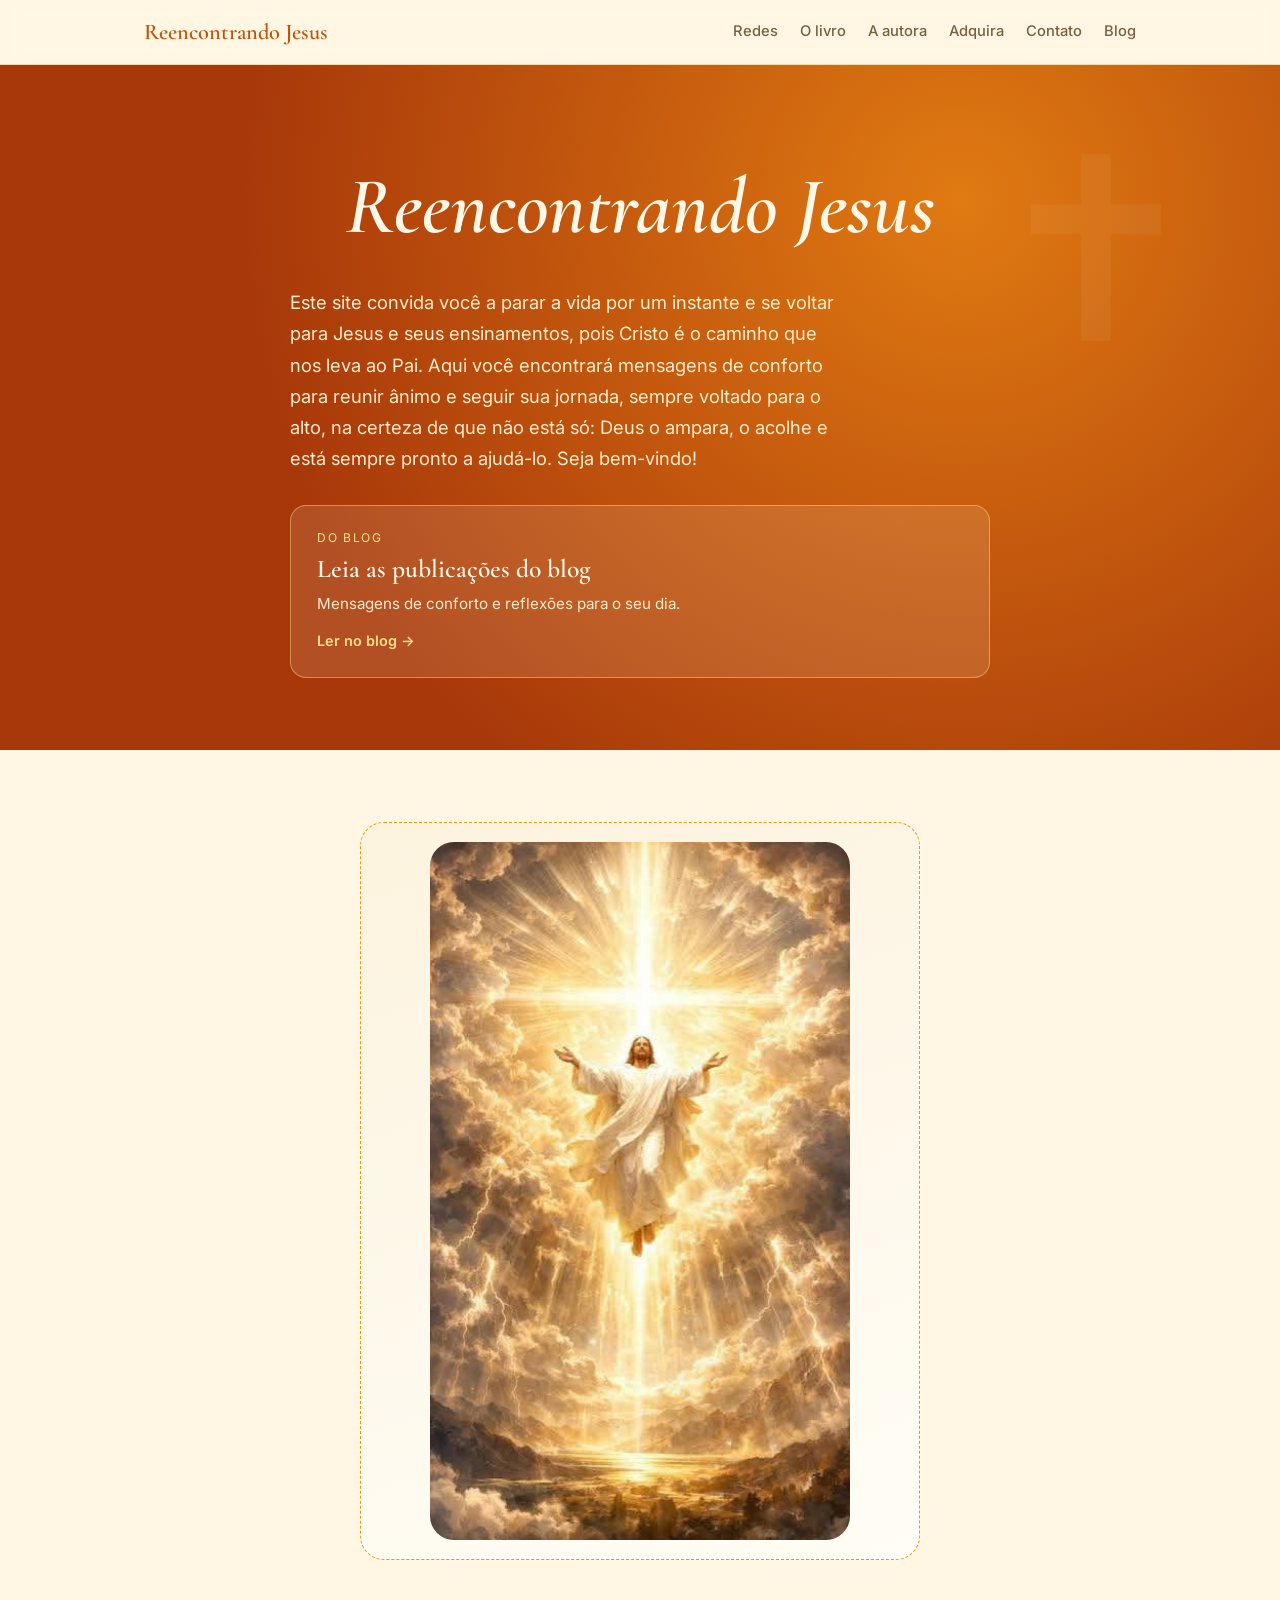
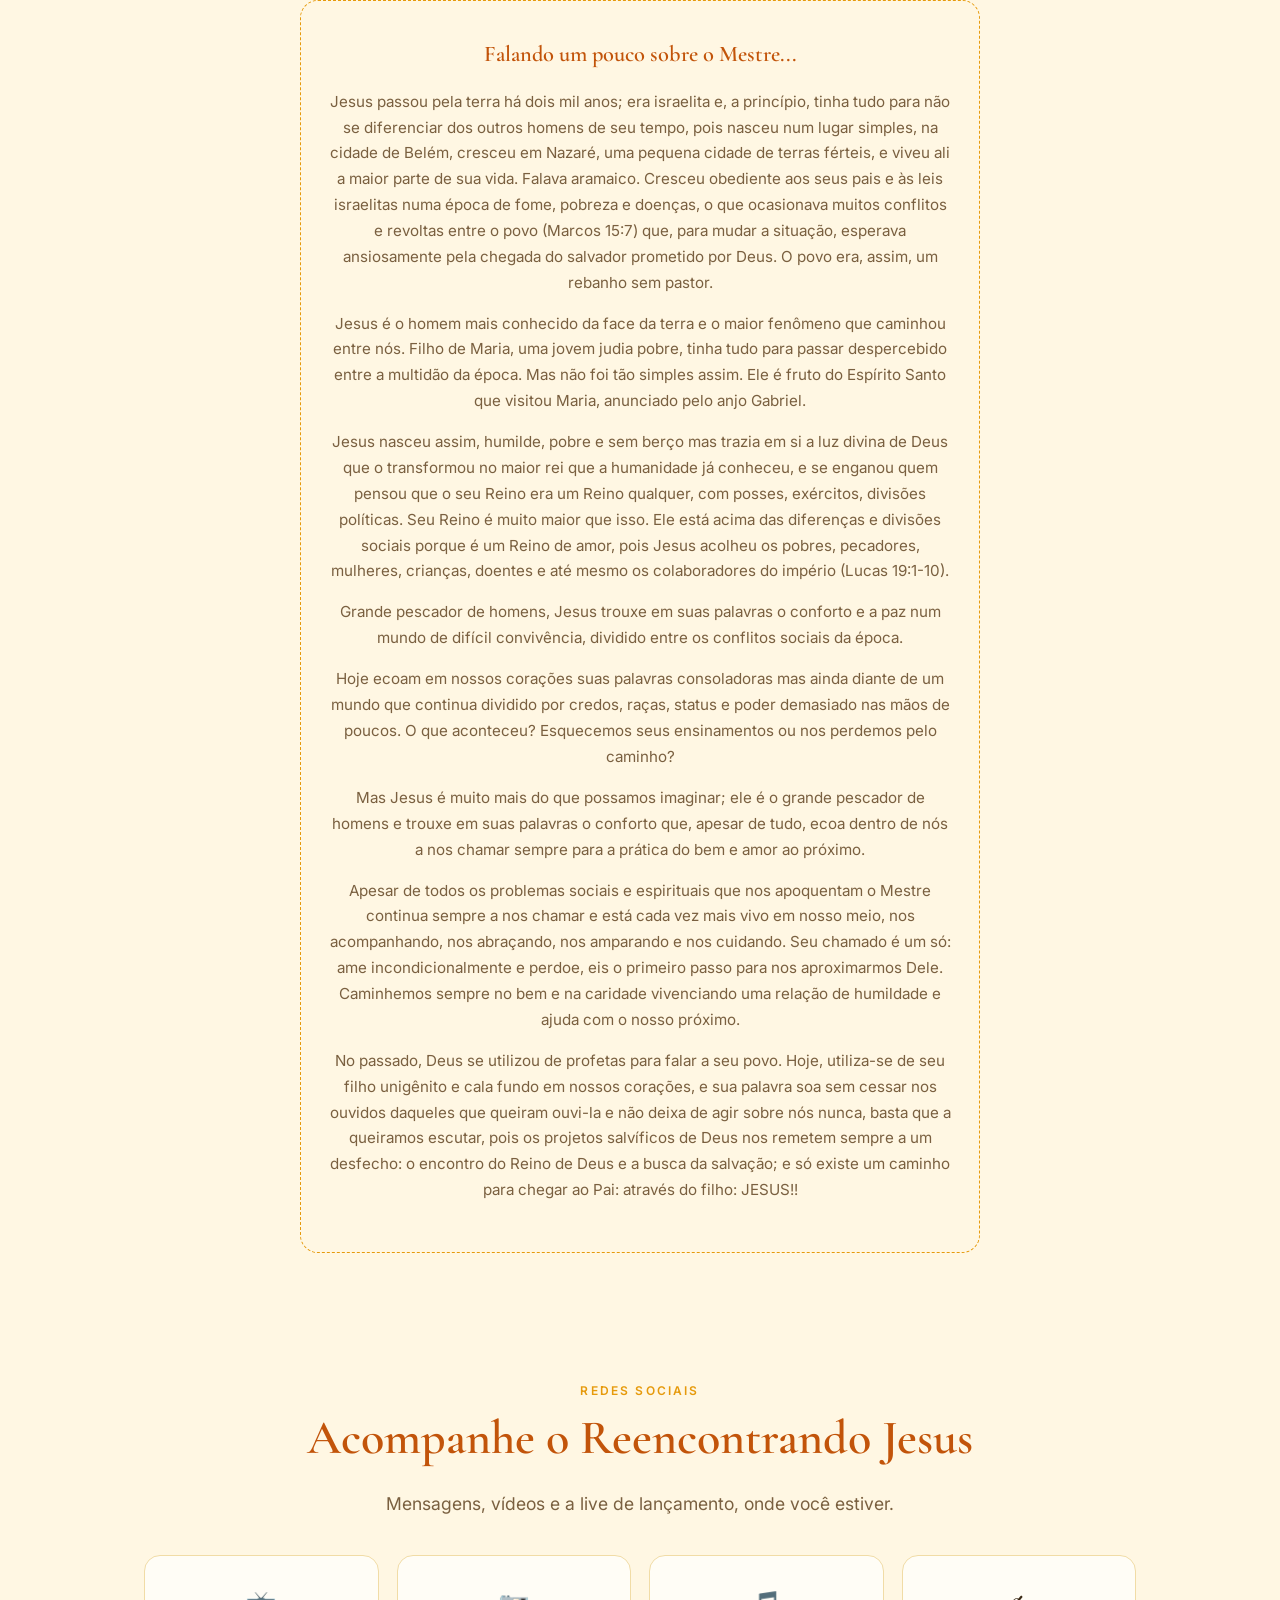
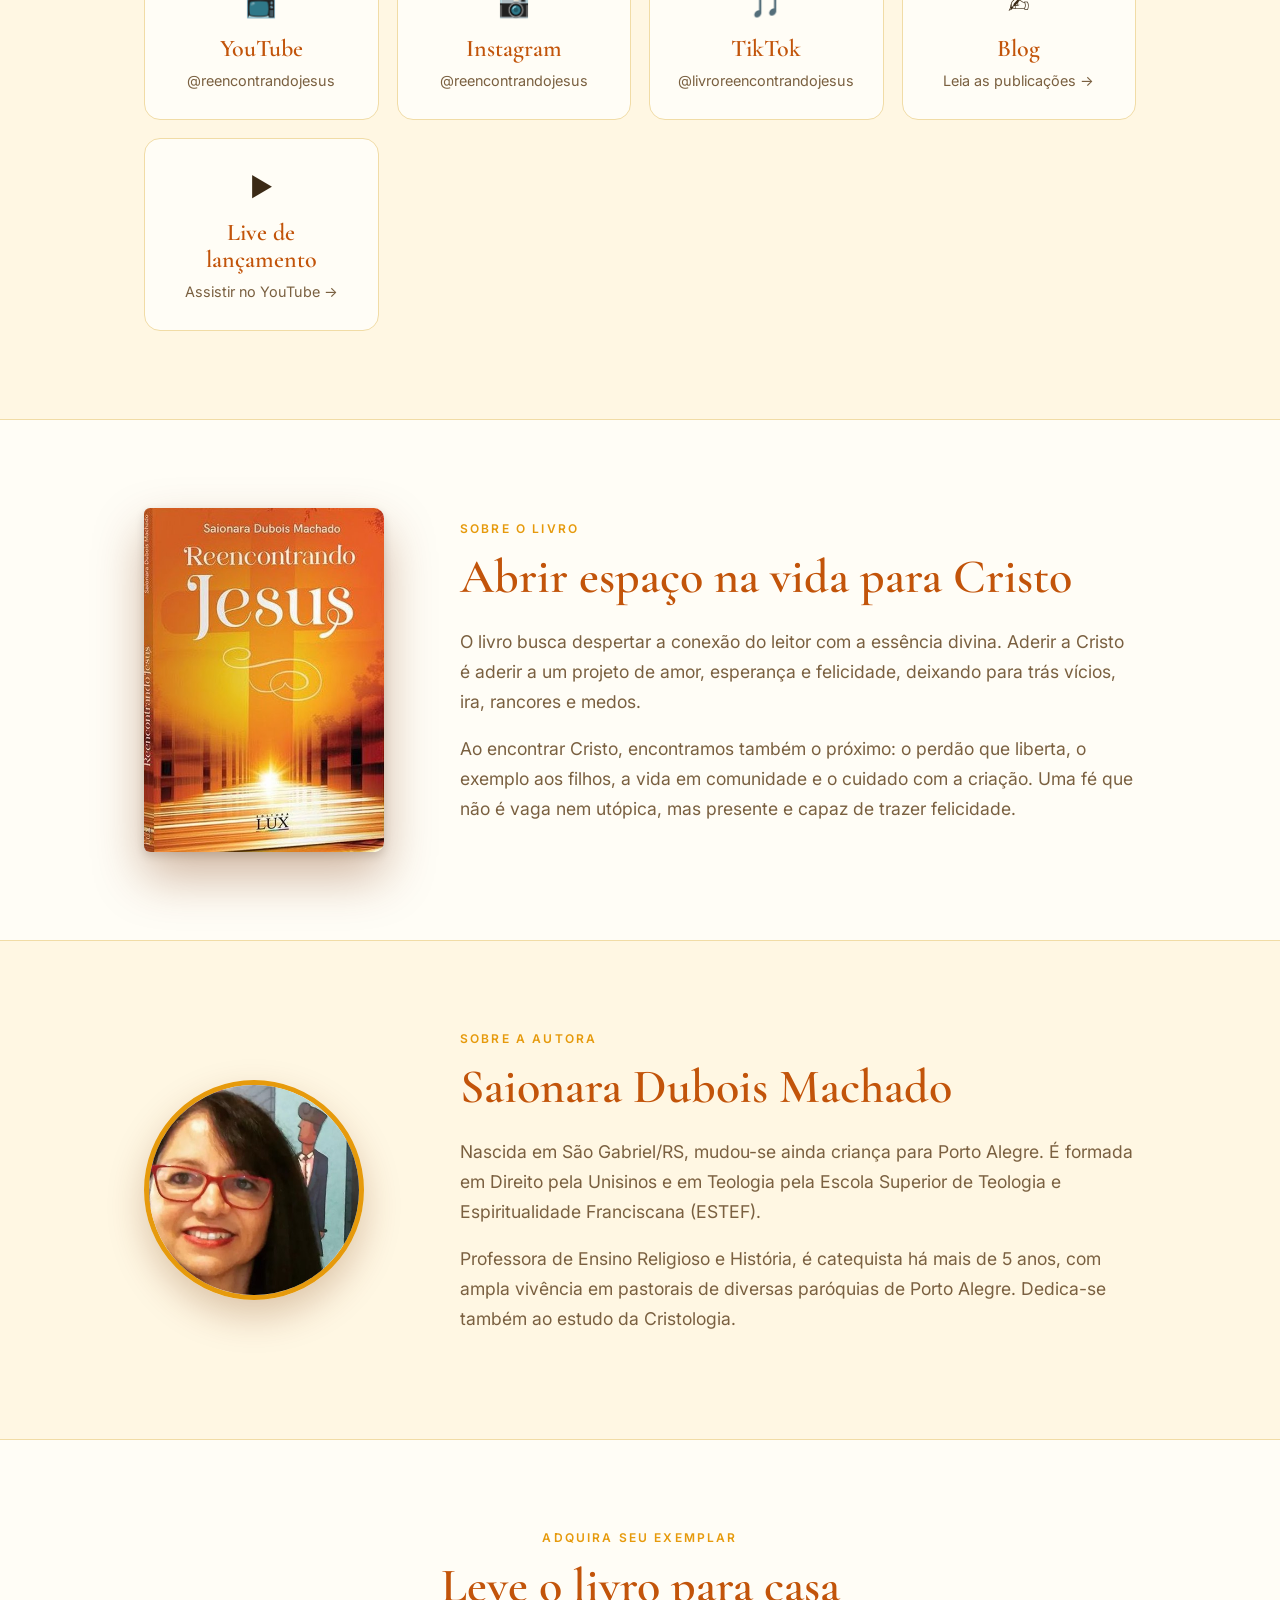
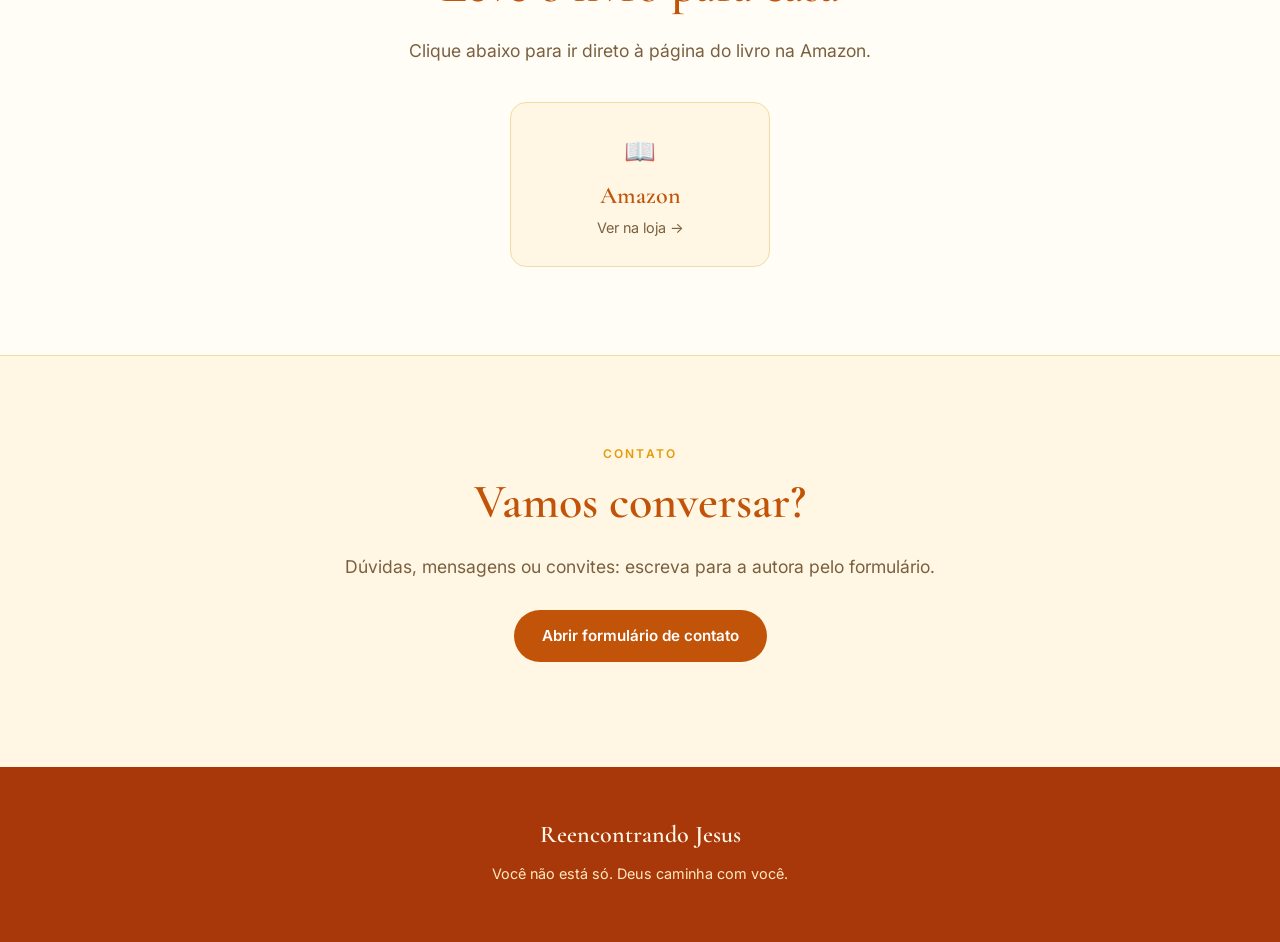
<file: index.html>
<!DOCTYPE html>
<html lang="pt-BR">
<head>
<meta charset="utf-8">
<meta name="viewport" content="width=device-width, initial-scale=1, viewport-fit=cover">
<link rel="icon" href="data:image/svg+xml,%3Csvg xmlns=%27http://www.w3.org/2000/svg%27 viewBox=%270 0 100 100%27%3E%3Ctext y=%27.9em%27 font-size=%2790%27%3E✝️%3C/text%3E%3C/svg%3E">
<title>Reencontrando Jesus</title>
<link rel="preconnect" href="https://fonts.googleapis.com">
<link href="https://fonts.googleapis.com/css2?family=Cormorant+Garamond:ital,wght@0,500;0,600;1,500&family=Inter:wght@400;500;600&display=swap" rel="stylesheet">
<link rel="stylesheet" href="style.css">
</head>
<body>

<header>
  <div class="wrap">
    <nav>
      <a class="brand" href="#inicio">Reencontrando Jesus</a>
      <div class="links">
        <a href="#redes">Redes</a>
        <a href="#livro">O livro</a>
        <a href="#autora">A autora</a>
        <a href="#adquira">Adquira</a>
        <a href="#contato">Contato</a>
        <a href="https://blogreencontrandojesus.blogspot.com/" target="_blank" rel="noopener">Blog</a>
      </div>
    </nav>
  </div>
</header>

<main>
<section class="hero" id="inicio">
  <div class="wrap">
    <h1>Reencontrando Jesus</h1>
    <div class="intro">
      <p>Este site convida você a parar a vida por um instante e se voltar para Jesus e seus ensinamentos, pois Cristo é o caminho que nos leva ao Pai. Aqui você encontrará mensagens de conforto para reunir ânimo e seguir sua jornada, sempre voltado para o alto, na certeza de que não está só: Deus o ampara, o acolhe e está sempre pronto a ajudá-lo. Seja bem-vindo!</p>
    </div>
    <a class="post" id="post" href="https://blogreencontrandojesus.blogspot.com/" target="_blank" rel="noopener">
      <small id="post-label">Do blog</small>
      <b id="post-title">Leia as publicações do blog</b>
      <span id="post-text">Mensagens de conforto e reflexões para o seu dia.</span>
      <em>Ler no blog →</em>
    </a>
  </div>
</section>

<section class="jesus" id="jesus">
  <div class="wrap">
    <div class="frame"><div><img src="images/jesus.jpg" alt="Jesus"></div></div>
    <div class="below">
      <b>Falando um pouco sobre o Mestre...</b>
      <p>Jesus passou pela terra há dois mil anos; era israelita e, a princípio, tinha tudo para não se diferenciar dos outros homens de seu tempo, pois nasceu num lugar simples, na cidade de Belém, cresceu em Nazaré, uma pequena cidade de terras férteis, e viveu ali a maior parte de sua vida. Falava aramaico. Cresceu obediente aos seus pais e às leis israelitas numa época de fome, pobreza e doenças, o que ocasionava muitos conflitos e revoltas entre o povo (Marcos 15:7) que, para mudar a situação, esperava ansiosamente pela chegada do salvador prometido por Deus. O povo era, assim, um rebanho sem pastor.</p>
      <p>Jesus é o homem mais conhecido da face da terra e o maior fenômeno que caminhou entre nós. Filho de Maria, uma jovem judia pobre, tinha tudo para passar despercebido entre a multidão da época. Mas não foi tão simples assim. Ele é fruto do Espírito Santo que visitou Maria, anunciado pelo anjo Gabriel.</p>
      <p>Jesus nasceu assim, humilde, pobre e sem berço mas trazia em si a luz divina de Deus que o transformou no maior rei que a humanidade já conheceu, e se enganou quem pensou que o seu Reino era um Reino qualquer, com posses, exércitos, divisões políticas. Seu Reino é muito maior que isso. Ele está acima das diferenças e divisões sociais porque é um Reino de amor, pois Jesus acolheu os pobres, pecadores, mulheres, crianças, doentes e até mesmo os colaboradores do império (Lucas 19:1-10).</p>
      <p>Grande pescador de homens, Jesus trouxe em suas palavras o conforto e a paz num mundo de difícil convivência, dividido entre os conflitos sociais da época.</p>
      <p>Hoje ecoam em nossos corações suas palavras consoladoras mas ainda diante de um mundo que continua dividido por credos, raças, status e poder demasiado nas mãos de poucos. O que aconteceu? Esquecemos seus ensinamentos ou nos perdemos pelo caminho?</p>
      <p>Mas Jesus é muito mais do que possamos imaginar; ele é o grande pescador de homens e trouxe em suas palavras o conforto que, apesar de tudo, ecoa dentro de nós a nos chamar sempre para a prática do bem e amor ao próximo.</p>
      <p>Apesar de todos os problemas sociais e espirituais que nos apoquentam o Mestre continua sempre a nos chamar e está cada vez mais vivo em nosso meio, nos acompanhando, nos abraçando, nos amparando e nos cuidando. Seu chamado é um só: ame incondicionalmente e perdoe, eis o primeiro passo para nos aproximarmos Dele. Caminhemos sempre no bem e na caridade vivenciando uma relação de humildade e ajuda com o nosso próximo.</p>
      <p>No passado, Deus se utilizou de profetas para falar a seu povo. Hoje, utiliza-se de seu filho unigênito e cala fundo em nossos corações, e sua palavra soa sem cessar nos ouvidos daqueles que queiram ouvi-la e não deixa de agir sobre nós nunca, basta que a queiramos escutar, pois os projetos salvíficos de Deus nos remetem sempre a um desfecho: o encontro do Reino de Deus e a busca da salvação; e só existe um caminho para chegar ao Pai: através do filho: JESUS!!</p>
    </div>
  </div>
</section>

<section id="redes">
  <div class="wrap center">
    <div class="tag">Redes sociais</div>
    <h2>Acompanhe o Reencontrando Jesus</h2>
    <p class="lead">Mensagens, vídeos e a live de lançamento, onde você estiver.</p>
    <div class="grid">
      <a class="card" target="_blank" rel="noopener" href="https://www.youtube.com/@reencontrandojesus"><div class="ico">📺</div><h3>YouTube</h3><p>@reencontrandojesus</p></a>
      <a class="card" target="_blank" rel="noopener" href="https://instagram.com/reencontrandojesus"><div class="ico">📷</div><h3>Instagram</h3><p>@reencontrandojesus</p></a>
      <a class="card" target="_blank" rel="noopener" href="https://www.tiktok.com/@livroreencontrandojesus"><div class="ico">🎵</div><h3>TikTok</h3><p>@livroreencontrandojesus</p></a>
      <a class="card" target="_blank" rel="noopener" href="https://blogreencontrandojesus.blogspot.com/"><div class="ico">✍️</div><h3>Blog</h3><p>Leia as publicações →</p></a>
      <a class="card" target="_blank" rel="noopener" href="https://www.youtube.com/watch?v=uSUHMOc-_FM"><div class="ico">▶️</div><h3>Live de lançamento</h3><p>Assistir no YouTube →</p></a>
    </div>
  </div>
</section>

<section class="alt" id="livro">
  <div class="wrap split">
    <img class="cover" alt="Capa do livro Reencontrando Jesus, de Saionara Dubois Machado" src="images/capa-livro.jpg">
    <div>
      <div class="tag">Sobre o livro</div>
      <h2>Abrir espaço na vida para Cristo</h2>
      <p class="lead">O livro busca despertar a conexão do leitor com a essência divina. Aderir a Cristo é aderir a um projeto de amor, esperança e felicidade, deixando para trás vícios, ira, rancores e medos.</p>
      <p class="lead">Ao encontrar Cristo, encontramos também o próximo: o perdão que liberta, o exemplo aos filhos, a vida em comunidade e o cuidado com a criação. Uma fé que não é vaga nem utópica, mas presente e capaz de trazer felicidade.</p>
    </div>
  </div>
</section>

<section id="autora">
  <div class="wrap split">
    <img class="avatar" alt="Saionara Dubois Machado" src="images/autora.jpg">
    <div>
      <div class="tag">Sobre a autora</div>
      <h2>Saionara Dubois Machado</h2>
      <p class="lead">Nascida em São Gabriel/RS, mudou-se ainda criança para Porto Alegre. É formada em Direito pela Unisinos e em Teologia pela Escola Superior de Teologia e Espiritualidade Franciscana (ESTEF).</p>
      <p class="lead">Professora de Ensino Religioso e História, é catequista há mais de 5 anos, com ampla vivência em pastorais de diversas paróquias de Porto Alegre. Dedica-se também ao estudo da Cristologia.</p>
    </div>
  </div>
</section>

<section class="alt" id="adquira">
  <div class="wrap center">
    <div class="tag">Adquira seu exemplar</div>
    <h2>Leve o livro para casa</h2>
    <p class="lead">Clique abaixo para ir direto à página do livro na Amazon.</p>
    <div class="grid solo">
      <a class="card" target="_blank" rel="noopener" href="https://www.amazon.com.br/Reencontrando-Jesus-Saionara-Dubois-Machado/dp/6559135748"><div class="ico">📖</div><h3>Amazon</h3><p>Ver na loja →</p></a>
    </div>
  </div>
</section>

<section id="contato">
  <div class="wrap narrow center">
    <div class="tag">Contato</div>
    <h2>Vamos conversar?</h2>
    <p class="lead">Dúvidas, mensagens ou convites: escreva para a autora pelo formulário.</p>
    <p style="margin-top:28px"><a class="btn" target="_blank" rel="noopener" href="https://docs.google.com/forms/d/e/1FAIpQLSe3BQbCt4UCkX7cTvh-fCLcZXN3xQGPRAxa5IOrmkmn1fVthg/viewform">Abrir formulário de contato</a></p>
  </div>
</section>
</main>

<footer>
  <div class="wrap">
    <b>Reencontrando Jesus</b>
    Você não está só. Deus caminha com você.
  </div>
</footer>

<script src="script.js"></script>
</body>
</html>
</file>
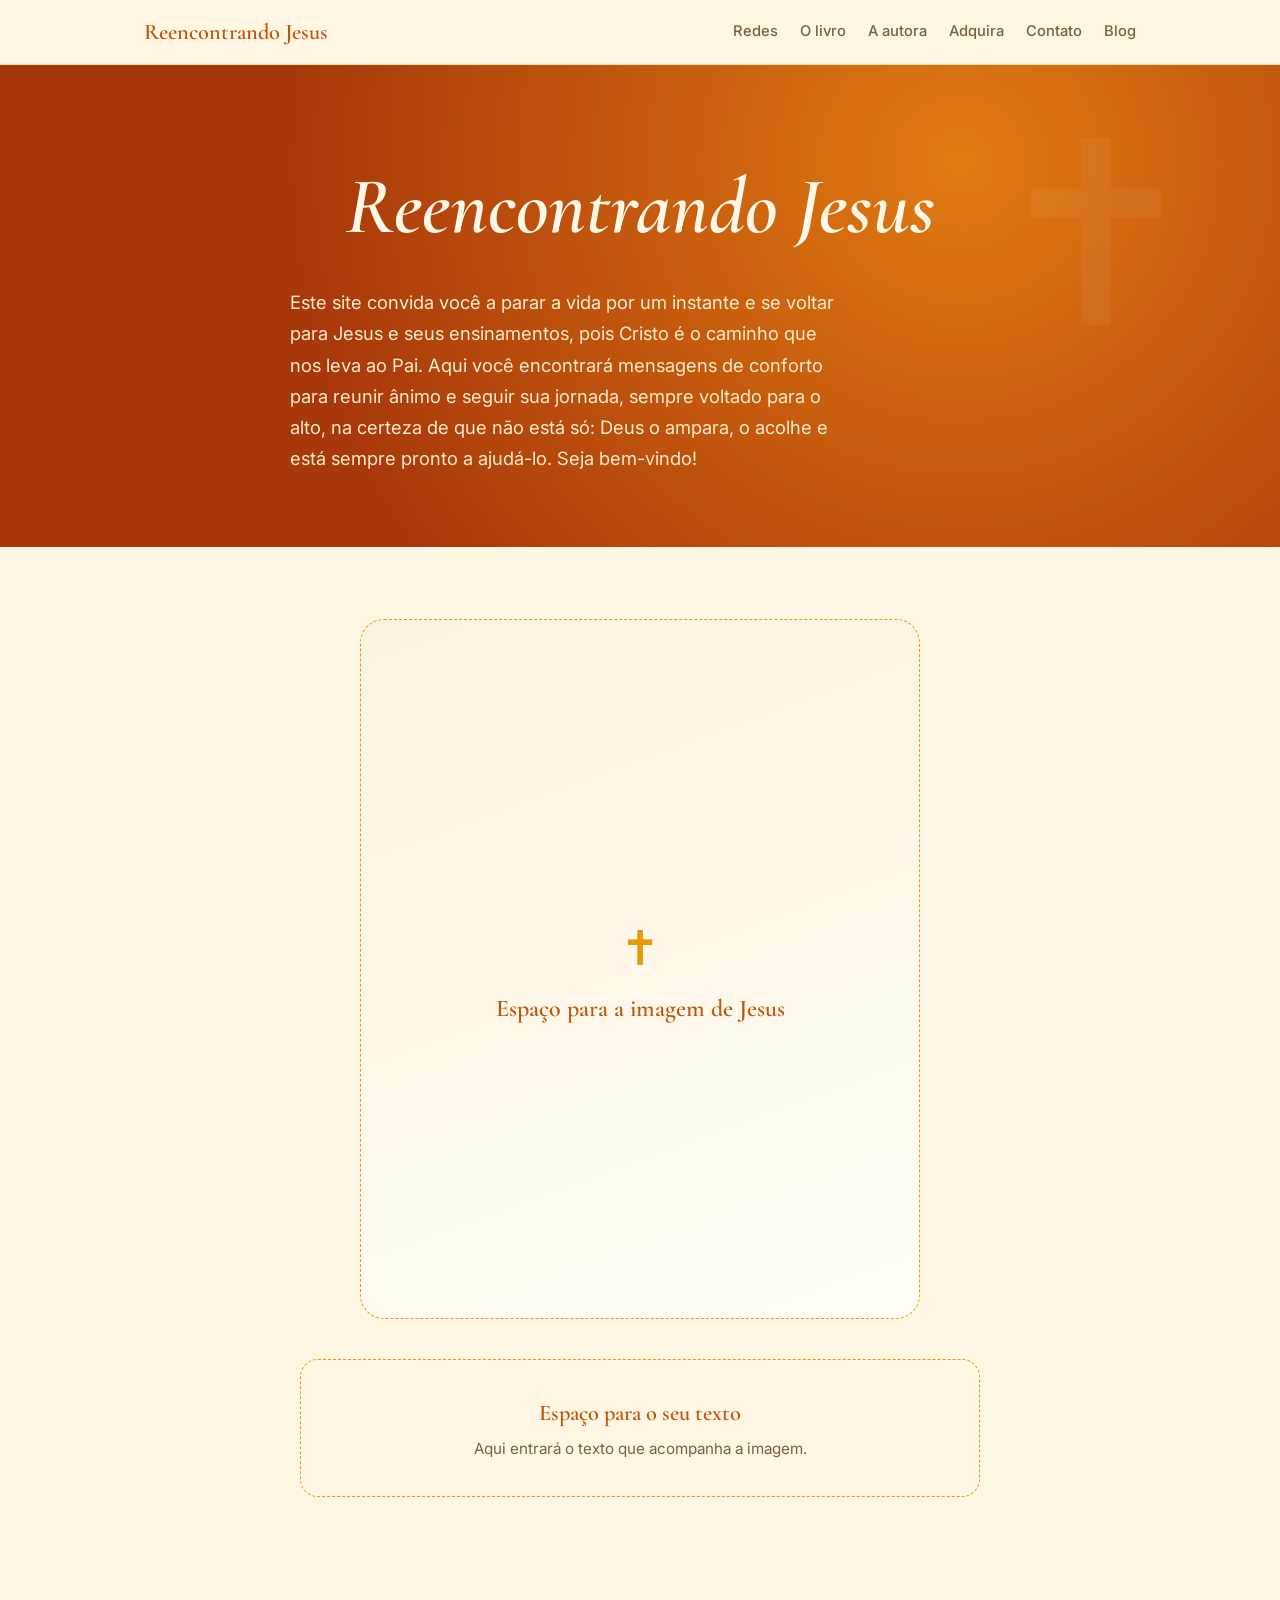
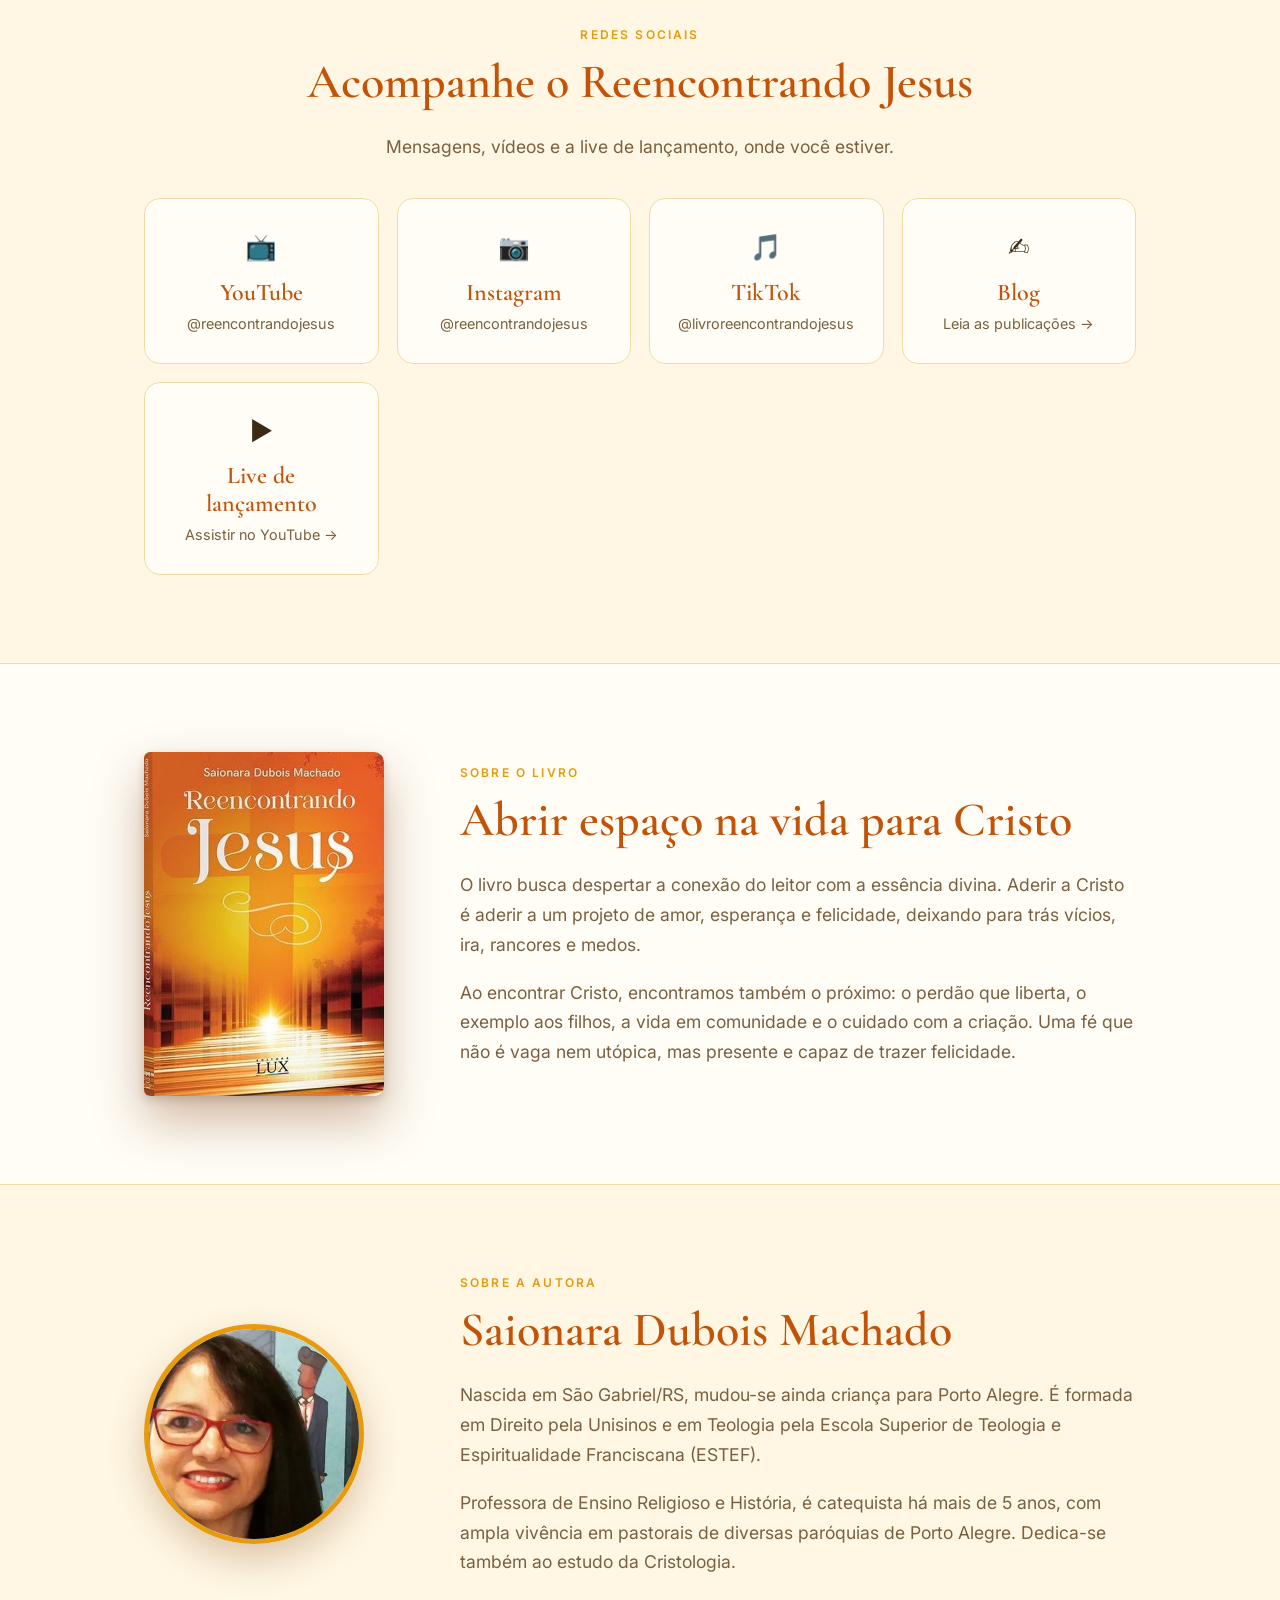
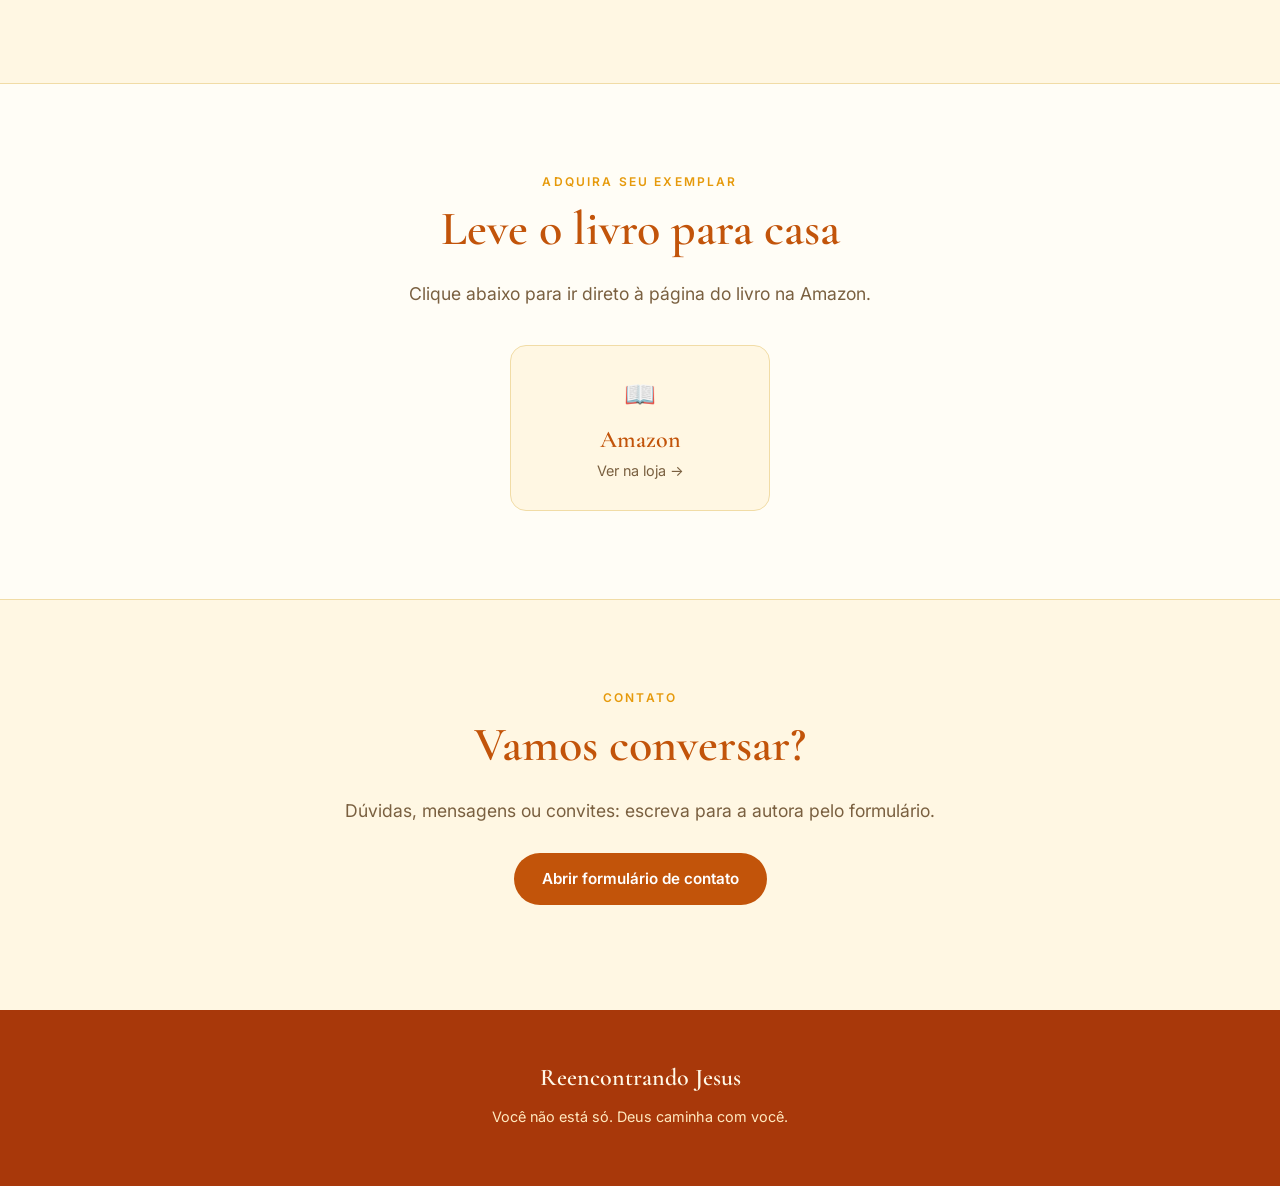
<file: Reencontrando Jesus.html>
<!DOCTYPE html>
<html lang="pt-BR">
<head>
<meta charset="utf-8">
<meta name="viewport" content="width=device-width, initial-scale=1, viewport-fit=cover">
<title>Reencontrando Jesus</title>
<link rel="preconnect" href="https://fonts.googleapis.com">
<link href="https://fonts.googleapis.com/css2?family=Cormorant+Garamond:ital,wght@0,500;0,600;1,500&family=Inter:wght@400;500;600&display=swap" rel="stylesheet">
<style>
:root{
  box-sizing:border-box;
  padding-top:env(safe-area-inset-top,0px);
  padding-bottom:env(safe-area-inset-bottom,0px);
  --bg:#fff7e3; --surface:#fffdf6; --text:#3b2a16; --muted:#7a6040;
  --primary:#c2540a; --primary-ink:#ffffff; --gold:#e69a0c; --line:#f1dca6;
  --hero1:#a8380a; --hero2:#e07a12;
  --serif:'Cormorant Garamond',Georgia,serif; --sans:'Inter',system-ui,-apple-system,sans-serif;
  color-scheme:light;
}
@media (prefers-color-scheme:dark){
  :root:not([data-theme="light"]){
    --bg:#1f1608; --surface:#2a1e0d; --text:#f8ebd1; --muted:#cdb78d;
    --primary:#f6b83d; --primary-ink:#1f1608; --gold:#f6b83d; --line:#47341b;
    --hero1:#5a2406; --hero2:#b0500c; color-scheme:dark;
  }
}
:root[data-theme="dark"]{
  --bg:#1f1608; --surface:#2a1e0d; --text:#f8ebd1; --muted:#cdb78d;
  --primary:#f6b83d; --primary-ink:#1f1608; --gold:#f6b83d; --line:#47341b;
  --hero1:#5a2406; --hero2:#b0500c; color-scheme:dark;
}
html{scroll-behavior:smooth;scroll-padding-top:calc(env(safe-area-inset-top,0px) + 72px)}
*,*::before,*::after{box-sizing:inherit}
body{margin:0;background:var(--bg);color:var(--text);font:400 17px/1.7 var(--sans)}
body::before{content:"";position:fixed;inset:0 0 auto;height:env(safe-area-inset-top,0px);background:var(--hero1);z-index:20}
h1,h2,h3{font-family:var(--serif);font-weight:600;line-height:1.15;margin:0}
a{color:inherit}
.wrap{max-width:1040px;margin:0 auto;padding:0 24px}

/* nav */
header{position:sticky;top:env(safe-area-inset-top,0px);z-index:10;background:color-mix(in srgb,var(--bg) 88%,transparent);backdrop-filter:blur(10px);border-bottom:1px solid var(--line)}
nav{display:flex;align-items:center;justify-content:space-between;height:64px}
.brand{font-family:var(--serif);font-size:1.4rem;font-weight:600;text-decoration:none;color:var(--primary)}
.links{display:flex;gap:22px;font-size:.92rem;font-weight:500}
.links a{text-decoration:none;color:var(--muted)}
.links a:hover{color:var(--primary)}
@media(max-width:760px){.links{display:none}}

/* hero */
.hero{background:radial-gradient(circle at 75% 20%,var(--hero2),var(--hero1) 65%);color:#fff8e7;text-align:center;padding:110px 0 120px;position:relative;overflow:hidden}
.hero::after{content:"✝";position:absolute;right:6%;top:8%;font-size:16rem;opacity:.05;line-height:1}
.eyebrow{letter-spacing:.2em;text-transform:uppercase;font-size:.78rem;color:#ffe08a;margin-bottom:18px}
.hero h1{font-size:clamp(3rem,9vw,6rem);font-style:italic}
.hero p{max-width:560px;margin:22px auto 34px;font-size:1.15rem;color:#ffeccb}
.btn{display:inline-block;padding:13px 28px;border-radius:999px;font-weight:600;font-size:.95rem;text-decoration:none;background:var(--primary);color:var(--primary-ink);transition:transform .2s}
.btn:hover{transform:translateY(-2px)}
.hero .btn{background:#ffe08a;color:#5a2406}
.btn.ghost{background:transparent;border:1.5px solid currentColor;color:inherit;margin-left:10px}

/* sections */
section{padding:88px 0}
section.alt{background:var(--surface);border-block:1px solid var(--line)}
.tag{color:var(--gold);letter-spacing:.18em;text-transform:uppercase;font-size:.75rem;font-weight:600;margin-bottom:10px}
h2{font-size:clamp(2rem,5vw,3rem);color:var(--primary);margin-bottom:22px}
.lead{font-size:1.1rem;color:var(--muted)}
.narrow{max-width:700px}
.center{text-align:center;margin-inline:auto}

.split{display:grid;grid-template-columns:260px 1fr;gap:56px;align-items:center}
@media(max-width:760px){.split{grid-template-columns:1fr;gap:36px;justify-items:center}}
.book{width:230px;aspect-ratio:2/3;border-radius:6px 12px 12px 6px;background:linear-gradient(160deg,var(--hero2),var(--hero1));color:#fff8e7;display:flex;flex-direction:column;justify-content:center;align-items:center;text-align:center;padding:24px;box-shadow:-8px 8px 0 rgba(0,0,0,.08),0 24px 50px rgba(120,50,0,.3);border-left:6px solid rgba(255,255,255,.18)}
.book span{font-size:2.2rem;color:#ffe08a}
.book b{font-family:var(--serif);font-size:1.9rem;font-style:italic;line-height:1.1;margin:10px 0}
.book small{font-size:.7rem;letter-spacing:.15em;text-transform:uppercase;opacity:.8}
.cover{width:240px;height:auto;border-radius:6px 10px 10px 6px;box-shadow:0 24px 50px rgba(120,50,0,.35),0 4px 10px rgba(0,0,0,.15)}
.avatar{width:220px;height:220px;object-fit:cover;border-radius:50%;border:5px solid var(--gold);box-shadow:0 16px 36px rgba(120,50,0,.25);background:linear-gradient(135deg,var(--gold),var(--hero2));display:grid;place-items:center;font-family:var(--serif);font-size:4rem;color:#fff;font-style:italic}

.chips{display:flex;flex-wrap:wrap;gap:10px;margin-top:22px}
.chips li{list-style:none;padding:7px 16px;border:1px solid var(--line);border-radius:999px;font-size:.88rem;color:var(--muted);background:var(--bg)}
.chips{padding:0}

/* cards */
.grid{display:grid;grid-template-columns:repeat(auto-fit,minmax(200px,1fr));gap:18px;margin-top:36px}
.card{display:block;text-decoration:none;background:var(--surface);border:1px solid var(--line);border-radius:16px;padding:26px;transition:transform .2s,box-shadow .2s}
section.alt .card{background:var(--bg)}
.card:hover{transform:translateY(-4px);box-shadow:0 14px 30px rgba(150,70,0,.14)}
.card h3{font-size:1.5rem;color:var(--primary)}
.card p{margin:6px 0 0;font-size:.9rem;color:var(--muted)}
.solo{max-width:260px;margin-inline:auto}
.ico{font-size:1.6rem;margin-bottom:10px}


.hero{padding:96px 0 72px}
.hero h1{font-size:clamp(2.6rem,8vw,5rem)}
.intro{max-width:700px;margin:34px auto 0;text-align:left;font-size:1.08rem;color:#ffeccb}
.intro p{margin:0 0 1em}
.intro p:last-child{margin:0}
.slot{max-width:680px;margin:36px auto 0;padding:34px 28px;border:1.5px dashed rgba(255,224,138,.65);border-radius:18px;color:#ffe08a;font-size:.95rem;text-align:center}
.slot b{display:block;font-family:var(--serif);font-size:1.4rem;font-weight:600;margin-bottom:4px;color:#fff8e7}
.jesus{padding:72px 0 40px}
.frame{max-width:560px;margin:0 auto;aspect-ratio:4/5;border-radius:24px;border:1.5px dashed var(--gold);background:linear-gradient(160deg,color-mix(in srgb,var(--gold) 10%,var(--surface)),var(--surface));display:grid;place-content:center;text-align:center;color:var(--muted);padding:24px}
.frame span{font-size:3rem;color:var(--gold)}
.frame b{font-family:var(--serif);font-size:1.5rem;color:var(--primary);font-weight:600}
.below{max-width:680px;margin:40px auto 0;padding:34px 28px;border:1.5px dashed var(--gold);border-radius:18px;text-align:center;color:var(--muted);font-size:.95rem}
.below b{display:block;font-family:var(--serif);font-size:1.4rem;font-weight:600;margin-bottom:4px;color:var(--primary)}
.frame img{width:100%;height:100%;object-fit:cover;border-radius:24px}
footer{background:var(--hero1);color:#ffe9bf;text-align:center;padding:48px 0 56px;font-size:.9rem}
footer b{font-family:var(--serif);font-size:1.5rem;font-weight:600;color:#fff8e7;display:block;margin-bottom:6px}
</style>
</head>
<body>

<header>
  <div class="wrap">
    <nav>
      <a class="brand" href="#inicio">Reencontrando Jesus</a>
      <div class="links">
        <a href="#redes">Redes</a>
        <a href="#livro">O livro</a>
        <a href="#autora">A autora</a>
        <a href="#adquira">Adquira</a>
        <a href="#contato">Contato</a>
        <a href="https://blogreencontrandojesus.blogspot.com/" target="_blank" rel="noopener">Blog</a>
      </div>
    </nav>
  </div>
</header>

<main>
<section class="hero" id="inicio">
  <div class="wrap">
    <h1>Reencontrando Jesus</h1>
    <div class="intro">
      <p>Este site convida você a parar a vida por um instante e se voltar para Jesus e seus ensinamentos, pois Cristo é o caminho que nos leva ao Pai. Aqui você encontrará mensagens de conforto para reunir ânimo e seguir sua jornada, sempre voltado para o alto, na certeza de que não está só: Deus o ampara, o acolhe e está sempre pronto a ajudá-lo. Seja bem-vindo!</p>
    </div>
  </div>
</section>

<section class="jesus" id="jesus">
  <div class="wrap">
    <!-- IMAGEM: substitua o conteúdo do div por <img src="..." alt="Jesus"> -->
    <div class="frame"><div><span>✝</span><br><b>Espaço para a imagem de Jesus</b></div></div>
    <!-- TEXTO 2: substitua o bloco abaixo pelo seu texto -->
    <div class="below"><b>Espaço para o seu texto</b>Aqui entrará o texto que acompanha a imagem.</div>
  </div>
</section>

<section id="redes">
  <div class="wrap center">
    <div class="tag">Redes sociais</div>
    <h2>Acompanhe o Reencontrando Jesus</h2>
    <p class="lead">Mensagens, vídeos e a live de lançamento, onde você estiver.</p>
    <div class="grid">
      <a class="card" target="_blank" rel="noopener" href="https://www.youtube.com/@reencontrandojesus"><div class="ico">📺</div><h3>YouTube</h3><p>@reencontrandojesus</p></a>
      <a class="card" target="_blank" rel="noopener" href="https://instagram.com/reencontrandojesus"><div class="ico">📷</div><h3>Instagram</h3><p>@reencontrandojesus</p></a>
      <a class="card" target="_blank" rel="noopener" href="https://www.tiktok.com/@livroreencontrandojesus"><div class="ico">🎵</div><h3>TikTok</h3><p>@livroreencontrandojesus</p></a>
      <a class="card" target="_blank" rel="noopener" href="https://blogreencontrandojesus.blogspot.com/"><div class="ico">✍️</div><h3>Blog</h3><p>Leia as publicações →</p></a>
      <a class="card" target="_blank" rel="noopener" href="https://www.youtube.com/watch?v=uSUHMOc-_FM"><div class="ico">▶️</div><h3>Live de lançamento</h3><p>Assistir no YouTube →</p></a>
    </div>
  </div>
</section>

<section class="alt" id="livro">
  <div class="wrap split">
    <img class="cover" alt="Capa do livro Reencontrando Jesus, de Saionara Dubois Machado" src="[data-uri]">
    <div>
      <div class="tag">Sobre o livro</div>
      <h2>Abrir espaço na vida para Cristo</h2>
      <p class="lead">O livro busca despertar a conexão do leitor com a essência divina. Aderir a Cristo é aderir a um projeto de amor, esperança e felicidade, deixando para trás vícios, ira, rancores e medos.</p>
      <p class="lead">Ao encontrar Cristo, encontramos também o próximo: o perdão que liberta, o exemplo aos filhos, a vida em comunidade e o cuidado com a criação. Uma fé que não é vaga nem utópica, mas presente e capaz de trazer felicidade.</p>
    </div>
  </div>
</section>

<section id="autora">
  <div class="wrap split">
    <img class="avatar" alt="Saionara Dubois Machado" src="[data-uri]">
    <div>
      <div class="tag">Sobre a autora</div>
      <h2>Saionara Dubois Machado</h2>
      <p class="lead">Nascida em São Gabriel/RS, mudou-se ainda criança para Porto Alegre. É formada em Direito pela Unisinos e em Teologia pela Escola Superior de Teologia e Espiritualidade Franciscana (ESTEF).</p>
      <p class="lead">Professora de Ensino Religioso e História, é catequista há mais de 5 anos, com ampla vivência em pastorais de diversas paróquias de Porto Alegre. Dedica-se também ao estudo da Cristologia.</p>
    </div>
  </div>
</section>

<section class="alt" id="adquira">
  <div class="wrap center">
    <div class="tag">Adquira seu exemplar</div>
    <h2>Leve o livro para casa</h2>
    <p class="lead">Clique abaixo para ir direto à página do livro na Amazon.</p>
    <div class="grid solo">
      <a class="card" target="_blank" rel="noopener" href="https://www.amazon.com.br/Reencontrando-Jesus-Saionara-Dubois-Machado/dp/6559135748"><div class="ico">📖</div><h3>Amazon</h3><p>Ver na loja →</p></a>
    </div>
  </div>
</section>

<section id="contato">
  <div class="wrap narrow center">
    <div class="tag">Contato</div>
    <h2>Vamos conversar?</h2>
    <p class="lead">Dúvidas, mensagens ou convites: escreva para a autora pelo formulário.</p>
    <p style="margin-top:28px"><a class="btn" target="_blank" rel="noopener" href="https://docs.google.com/forms/d/e/1FAIpQLSe3BQbCt4UCkX7cTvh-fCLcZXN3xQGPRAxa5IOrmkmn1fVthg/viewform">Abrir formulário de contato</a></p>
  </div>
</section>
</main>

<footer>
  <div class="wrap">
    <b>Reencontrando Jesus</b>
    Você não está só. Deus caminha com você.
  </div>
</footer>

</body>
</html>
</file>
<file: style.css>
:root{
  box-sizing:border-box;
  padding-top:env(safe-area-inset-top,0px);
  padding-bottom:env(safe-area-inset-bottom,0px);
  --bg:#fff7e3; --surface:#fffdf6; --text:#3b2a16; --muted:#7a6040;
  --primary:#c2540a; --primary-ink:#ffffff; --gold:#e69a0c; --line:#f1dca6;
  --hero1:#a8380a; --hero2:#e07a12;
  --serif:'Cormorant Garamond',Georgia,serif; --sans:'Inter',system-ui,-apple-system,sans-serif;
  color-scheme:light;
}
@media (prefers-color-scheme:dark){
  :root:not([data-theme="light"]){
    --bg:#1f1608; --surface:#2a1e0d; --text:#f8ebd1; --muted:#cdb78d;
    --primary:#f6b83d; --primary-ink:#1f1608; --gold:#f6b83d; --line:#47341b;
    --hero1:#5a2406; --hero2:#b0500c; color-scheme:dark;
  }
}
:root[data-theme="dark"]{
  --bg:#1f1608; --surface:#2a1e0d; --text:#f8ebd1; --muted:#cdb78d;
  --primary:#f6b83d; --primary-ink:#1f1608; --gold:#f6b83d; --line:#47341b;
  --hero1:#5a2406; --hero2:#b0500c; color-scheme:dark;
}
html{scroll-behavior:smooth;scroll-padding-top:calc(env(safe-area-inset-top,0px) + 72px)}
*,*::before,*::after{box-sizing:inherit}
body{margin:0;background:var(--bg);color:var(--text);font:400 17px/1.7 var(--sans)}
body::before{content:"";position:fixed;inset:0 0 auto;height:env(safe-area-inset-top,0px);background:var(--hero1);z-index:20}
h1,h2,h3{font-family:var(--serif);font-weight:600;line-height:1.15;margin:0}
a{color:inherit}
.wrap{max-width:1040px;margin:0 auto;padding:0 24px}

/* nav */
header{position:sticky;top:env(safe-area-inset-top,0px);z-index:10;background:color-mix(in srgb,var(--bg) 88%,transparent);backdrop-filter:blur(10px);border-bottom:1px solid var(--line)}
nav{display:flex;align-items:center;justify-content:space-between;height:64px}
.brand{font-family:var(--serif);font-size:1.4rem;font-weight:600;text-decoration:none;color:var(--primary)}
.links{display:flex;gap:22px;font-size:.92rem;font-weight:500}
.links a{text-decoration:none;color:var(--muted)}
.links a:hover{color:var(--primary)}
@media(max-width:760px){.links{display:none}}

/* hero */
.hero{background:radial-gradient(circle at 75% 20%,var(--hero2),var(--hero1) 65%);color:#fff8e7;text-align:center;padding:110px 0 120px;position:relative;overflow:hidden}
.hero::after{content:"✝";position:absolute;right:6%;top:8%;font-size:16rem;opacity:.05;line-height:1}
.eyebrow{letter-spacing:.2em;text-transform:uppercase;font-size:.78rem;color:#ffe08a;margin-bottom:18px}
.hero h1{font-size:clamp(3rem,9vw,6rem);font-style:italic}
.hero p{max-width:560px;margin:22px auto 34px;font-size:1.15rem;color:#ffeccb}
.btn{display:inline-block;padding:13px 28px;border-radius:999px;font-weight:600;font-size:.95rem;text-decoration:none;background:var(--primary);color:var(--primary-ink);transition:transform .2s}
.btn:hover{transform:translateY(-2px)}
.hero .btn{background:#ffe08a;color:#5a2406}
.btn.ghost{background:transparent;border:1.5px solid currentColor;color:inherit;margin-left:10px}

/* sections */
section{padding:88px 0}
section.alt{background:var(--surface);border-block:1px solid var(--line)}
.tag{color:var(--gold);letter-spacing:.18em;text-transform:uppercase;font-size:.75rem;font-weight:600;margin-bottom:10px}
h2{font-size:clamp(2rem,5vw,3rem);color:var(--primary);margin-bottom:22px}
.lead{font-size:1.1rem;color:var(--muted)}
.narrow{max-width:700px}
.center{text-align:center;margin-inline:auto}

.split{display:grid;grid-template-columns:260px 1fr;gap:56px;align-items:center}
@media(max-width:760px){.split{grid-template-columns:1fr;gap:36px;justify-items:center}}
.book{width:230px;aspect-ratio:2/3;border-radius:6px 12px 12px 6px;background:linear-gradient(160deg,var(--hero2),var(--hero1));color:#fff8e7;display:flex;flex-direction:column;justify-content:center;align-items:center;text-align:center;padding:24px;box-shadow:-8px 8px 0 rgba(0,0,0,.08),0 24px 50px rgba(120,50,0,.3);border-left:6px solid rgba(255,255,255,.18)}
.book span{font-size:2.2rem;color:#ffe08a}
.book b{font-family:var(--serif);font-size:1.9rem;font-style:italic;line-height:1.1;margin:10px 0}
.book small{font-size:.7rem;letter-spacing:.15em;text-transform:uppercase;opacity:.8}
.cover{width:240px;height:auto;border-radius:6px 10px 10px 6px;box-shadow:0 24px 50px rgba(120,50,0,.35),0 4px 10px rgba(0,0,0,.15)}
.avatar{width:220px;height:220px;object-fit:cover;border-radius:50%;border:5px solid var(--gold);box-shadow:0 16px 36px rgba(120,50,0,.25);background:linear-gradient(135deg,var(--gold),var(--hero2));display:grid;place-items:center;font-family:var(--serif);font-size:4rem;color:#fff;font-style:italic}

.chips{display:flex;flex-wrap:wrap;gap:10px;margin-top:22px}
.chips li{list-style:none;padding:7px 16px;border:1px solid var(--line);border-radius:999px;font-size:.88rem;color:var(--muted);background:var(--bg)}
.chips{padding:0}

/* cards */
.grid{display:grid;grid-template-columns:repeat(auto-fit,minmax(200px,1fr));gap:18px;margin-top:36px}
.card{display:block;text-decoration:none;background:var(--surface);border:1px solid var(--line);border-radius:16px;padding:26px;transition:transform .2s,box-shadow .2s}
section.alt .card{background:var(--bg)}
.card:hover{transform:translateY(-4px);box-shadow:0 14px 30px rgba(150,70,0,.14)}
.card h3{font-size:1.5rem;color:var(--primary)}
.card p{margin:6px 0 0;font-size:.9rem;color:var(--muted)}
.solo{max-width:260px;margin-inline:auto}
.ico{font-size:1.6rem;margin-bottom:10px}


.hero{padding:96px 0 72px}
.hero h1{font-size:clamp(2.6rem,8vw,5rem)}
.intro{max-width:700px;margin:34px auto 0;text-align:left;font-size:1.08rem;color:#ffeccb}
.intro p{margin:0 0 1em}
.intro p:last-child{margin:0}
.post{display:block;max-width:700px;margin:30px auto 0;text-align:left;text-decoration:none;background:rgba(255,248,231,.12);border:1px solid rgba(255,224,138,.45);border-radius:16px;padding:22px 26px;color:#fff8e7;transition:transform .2s,background .2s}
.post:hover{transform:translateY(-3px);background:rgba(255,248,231,.2)}
.post small{display:block;font-size:.75rem;letter-spacing:.14em;text-transform:uppercase;color:#ffe08a;margin-bottom:6px}
.post b{display:block;font-family:var(--serif);font-size:1.6rem;font-weight:600;line-height:1.2;margin-bottom:6px}
.post span{display:block;font-size:.95rem;color:#ffeccb}
.post em{display:inline-block;margin-top:12px;font-style:normal;font-weight:600;font-size:.9rem;color:#ffe08a}
.slot{max-width:680px;margin:36px auto 0;padding:34px 28px;border:1.5px dashed rgba(255,224,138,.65);border-radius:18px;color:#ffe08a;font-size:.95rem;text-align:center}
.slot b{display:block;font-family:var(--serif);font-size:1.4rem;font-weight:600;margin-bottom:4px;color:#fff8e7}
.jesus{padding:72px 0 40px}
.frame{max-width:560px;margin:0 auto;aspect-ratio:4/5;border-radius:24px;border:1.5px dashed var(--gold);background:linear-gradient(160deg,color-mix(in srgb,var(--gold) 10%,var(--surface)),var(--surface));display:grid;place-content:center;text-align:center;color:var(--muted);padding:24px}
.frame span{font-size:3rem;color:var(--gold)}
.frame b{font-family:var(--serif);font-size:1.5rem;color:var(--primary);font-weight:600}
.below{max-width:680px;margin:40px auto 0;padding:34px 28px;border:1.5px dashed var(--gold);border-radius:18px;text-align:center;color:var(--muted);font-size:.95rem}
.below b{display:block;font-family:var(--serif);font-size:1.4rem;font-weight:600;margin-bottom:4px;color:var(--primary)}
.frame img{width:100%;height:100%;object-fit:cover;border-radius:24px}
footer{background:var(--hero1);color:#ffe9bf;text-align:center;padding:48px 0 56px;font-size:.9rem}
footer b{font-family:var(--serif);font-size:1.5rem;font-weight:600;color:#fff8e7;display:block;margin-bottom:6px}
</file>
